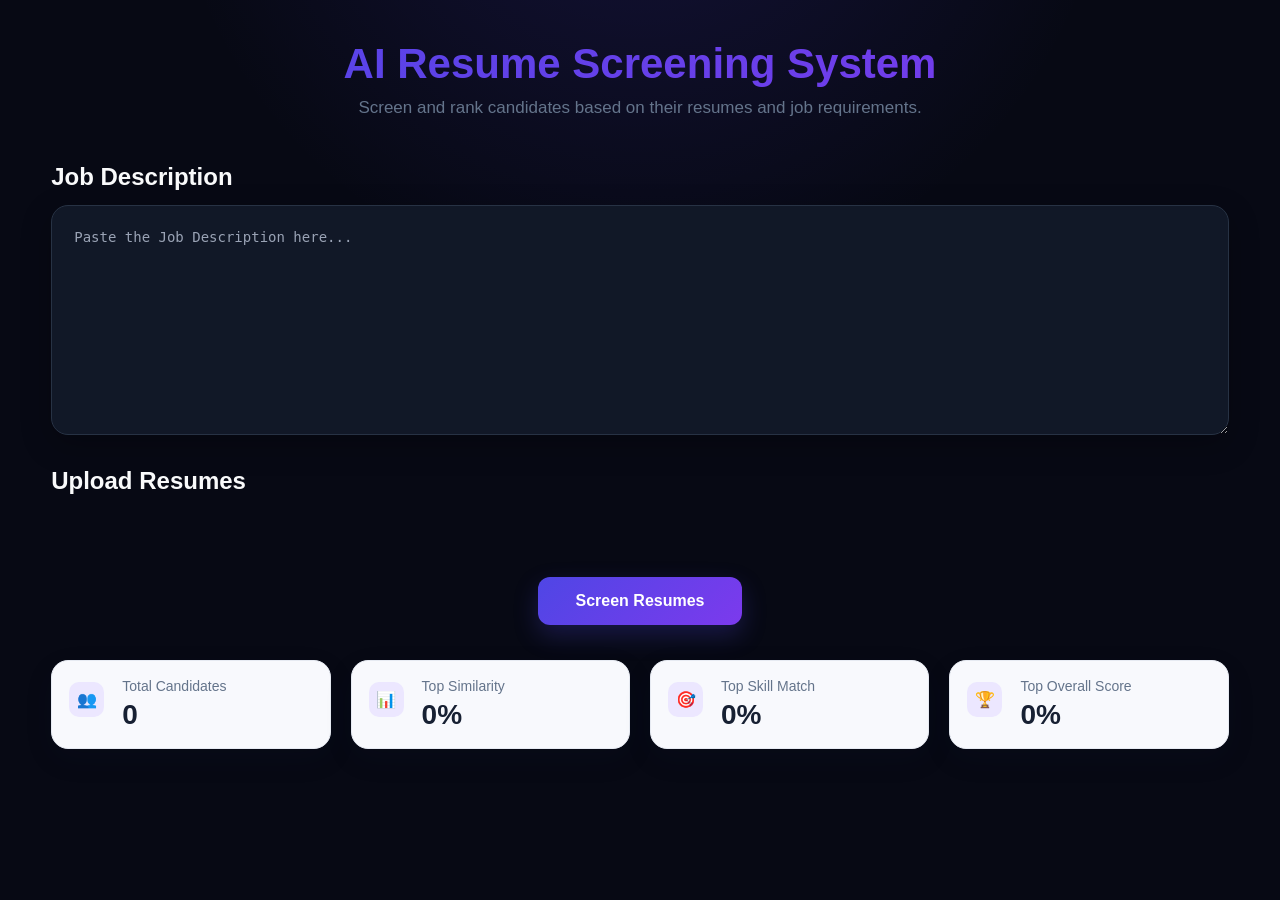
<file: frontend/index.html>
<!DOCTYPE html>
<html lang="en">

<head>

    <meta charset="UTF-8">

    <meta name="viewport"
          content="width=device-width, initial-scale=1.0">

    <title>AI Resume Screening System</title>

    <link rel="stylesheet" href="style.css">

</head>


<body>

    <div class="container">

        <!-- ========================================= -->
        <!-- HEADER -->
        <!-- ========================================= -->

        <h1>
            AI Resume Screening System
        </h1>

        <p>
            Screen and rank candidates based on their
            resumes and job requirements.
        </p>


        <!-- ========================================= -->
        <!-- JOB DESCRIPTION -->
        <!-- ========================================= -->

        <h2>
            Job Description
        </h2>

        <textarea
            id="jobDescription"
            placeholder="Paste the Job Description here..."
        ></textarea>


        <!-- ========================================= -->
        <!-- RESUME UPLOAD -->
        <!-- ========================================= -->

        <h2>
            Upload Resumes
        </h2>

        <input
            type="file"
            id="resumeFiles"
            accept=".pdf"
            multiple
        >

        <br>
        <br>


        <!-- ========================================= -->
        <!-- SCREEN BUTTON -->
        <!-- ========================================= -->

        <button id="screenButton">
            Screen Resumes
        </button>


        <!-- ========================================= -->
        <!-- SCORE CARDS -->
        <!-- ========================================= -->

        <div class="score-cards">


            <!-- TOTAL CANDIDATES -->

            <div class="score-card">

                <div class="score-icon">
                    👥
                </div>

                <div>

                    <p>
                        Total Candidates
                    </p>

                    <h3 id="totalCandidates">
                        0
                    </h3>

                </div>

            </div>


            <!-- TOP SIMILARITY -->

            <div class="score-card">

                <div class="score-icon">
                    📊
                </div>

                <div>

                    <p>
                        Top Similarity
                    </p>

                    <h3 id="topSimilarity">
                        0%
                    </h3>

                </div>

            </div>


            <!-- TOP SKILL MATCH -->

            <div class="score-card">

                <div class="score-icon">
                    🎯
                </div>

                <div>

                    <p>
                        Top Skill Match
                    </p>

                    <h3 id="topSkillMatch">
                        0%
                    </h3>

                </div>

            </div>


            <!-- TOP OVERALL -->

            <div class="score-card">

                <div class="score-icon">
                    🏆
                </div>

                <div>

                    <p>
                        Top Overall Score
                    </p>

                    <h3 id="topOverall">
                        0%
                    </h3>

                </div>

            </div>

        </div>


        <!-- ========================================= -->
        <!-- CANDIDATE RESULTS -->
        <!-- ========================================= -->

        <div id="results"
             class="results-container">

        </div>


    </div>


    <!-- ============================================= -->
    <!-- JAVASCRIPT -->
    <!-- ============================================= -->

    <script src="script.js"></script>

</body>

</html>
</file>
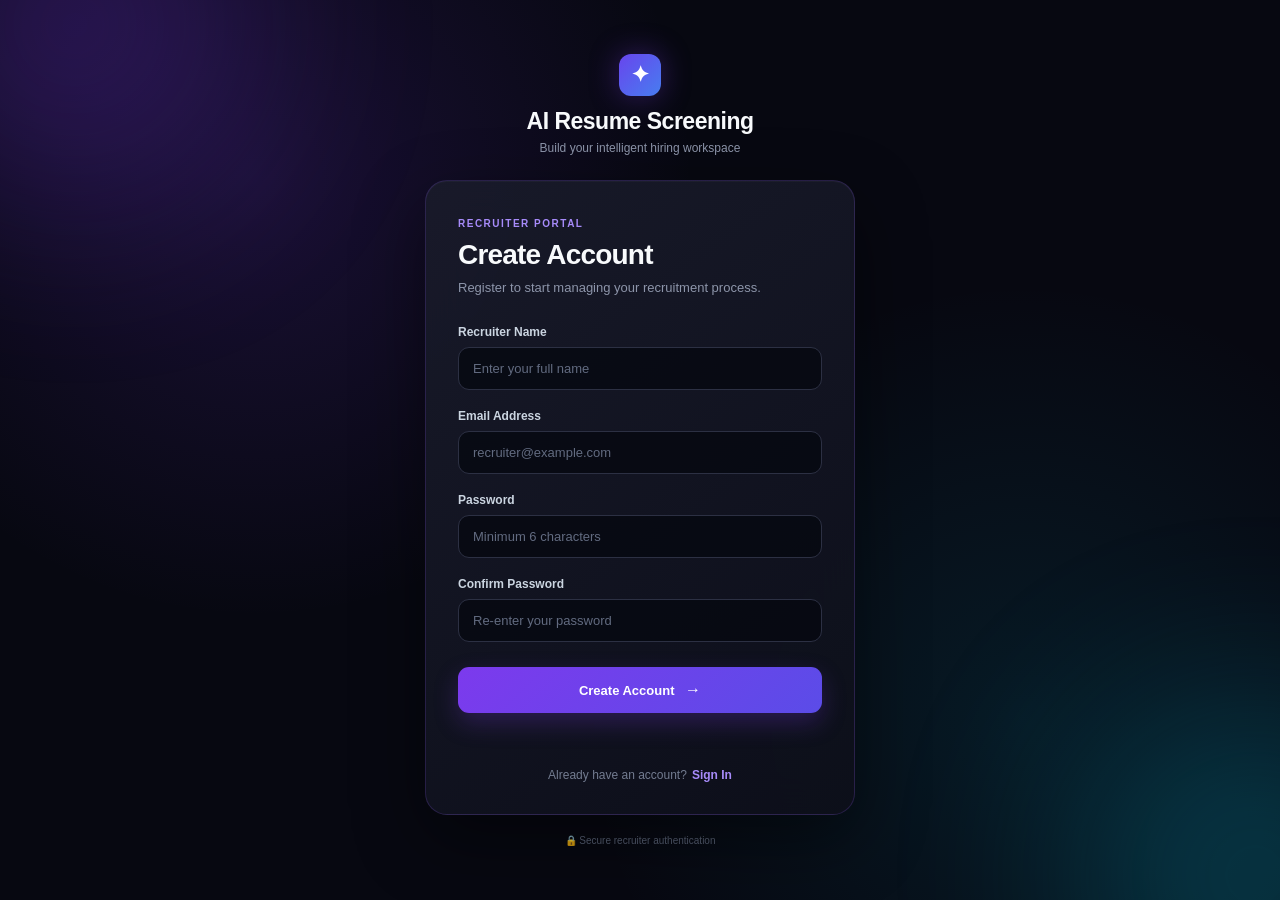
<file: frontend/register.html>
<!DOCTYPE html>
<html lang="en">

<head>

    <meta charset="UTF-8">

    <meta name="viewport"
          content="width=device-width, initial-scale=1.0">

    <title>Recruiter Registration | AI Resume Screening</title>

    <link rel="stylesheet" href="auth.css">

</head>


<body>

    <div class="background-glow glow-one"></div>
    <div class="background-glow glow-two"></div>


    <div class="auth-container">

        <!-- BRAND -->

        <div class="brand">

            <div class="brand-icon">
                ✦
            </div>

            <h1>
                AI Resume Screening
            </h1>

            <p>
                Build your intelligent hiring workspace
            </p>

        </div>


        <!-- REGISTER CARD -->

        <div class="auth-card">

            <div class="card-header">

                <span class="small-label">
                    RECRUITER PORTAL
                </span>

                <h2>
                    Create Account
                </h2>

                <p>
                    Register to start managing your recruitment process.
                </p>

            </div>


            <form id="registerForm">


                <!-- NAME -->

                <div class="input-group">

                    <label for="name">
                        Recruiter Name
                    </label>

                    <input
                        type="text"
                        id="name"
                        placeholder="Enter your full name"
                        required
                    >

                </div>


                <!-- EMAIL -->

                <div class="input-group">

                    <label for="email">
                        Email Address
                    </label>

                    <input
                        type="email"
                        id="email"
                        placeholder="recruiter@example.com"
                        required
                    >

                </div>


                <!-- PASSWORD -->

                <div class="input-group">

                    <label for="password">
                        Password
                    </label>

                    <input
                        type="password"
                        id="password"
                        placeholder="Minimum 6 characters"
                        minlength="6"
                        required
                    >

                </div>


                <!-- CONFIRM PASSWORD -->

                <div class="input-group">

                    <label for="confirmPassword">
                        Confirm Password
                    </label>

                    <input
                        type="password"
                        id="confirmPassword"
                        placeholder="Re-enter your password"
                        minlength="6"
                        required
                    >

                </div>


                <!-- BUTTON -->

                <button
                    type="submit"
                    class="auth-button"
                    id="registerButton"
                >

                    Create Account

                    <span>→</span>

                </button>


                <!-- MESSAGE -->

                <div
                    id="registerMessage"
                    class="auth-message"
                ></div>


            </form>


            <!-- LOGIN LINK -->

            <div class="auth-footer">

                <span>
                    Already have an account?
                </span>

                <a href="/login.html">
                    Sign In
                </a>

            </div>

        </div>


        <!-- SECURITY -->

        <div class="security-note">

            🔒 Secure recruiter authentication

        </div>

    </div>


    <script src="register.js"></script>

</body>

</html>
</file>
<file: frontend/style.css>
/* =====================================================
   GLOBAL
===================================================== */

* {
    box-sizing: border-box;
    margin: 0;
    padding: 0;
}

body {
    font-family: "Segoe UI", Arial, sans-serif;
    background: #f4f7fc;
    color: #172033;
    min-height: 100vh;
}

.container {
    width: 92%;
    max-width: 1400px;
    margin: 0 auto;
    padding: 40px 0 70px;
}


/* =====================================================
   HEADER
===================================================== */

h1 {
    text-align: center;
    font-size: 42px;
    font-weight: 800;
    margin-bottom: 10px;
    background: linear-gradient(
        90deg,
        #4f46e5,
        #7c3aed
    );
    background-clip: text;
    background-clip: text;
    -webkit-background-clip: text;
    background-clip: text;
    -webkit-text-fill-color: transparent;
}

.container > p {
    text-align: center;
    color: #64748b;
    font-size: 17px;
    margin-bottom: 45px;
}


/* =====================================================
   SECTION HEADINGS
===================================================== */

h2 {
    font-size: 24px;
    margin: 28px 0 14px;
    color: #172033;
}


/* =====================================================
   JOB DESCRIPTION
===================================================== */

#jobDescription {
    width: 100%;
    min-height: 230px;
    padding: 20px;

    border: 1px solid #d8deeb;
    border-radius: 16px;

    background: white;

    font-size: 15px;
    line-height: 1.6;

    resize: vertical;

    outline: none;

    transition:
        border-color 0.25s ease,
        box-shadow 0.25s ease;
}

#jobDescription:focus {
    border-color: #6366f1;

    box-shadow:
        0 0 0 4px rgba(99, 102, 241, 0.12);
}


/* =====================================================
   FILE UPLOAD
===================================================== */

#resumeFiles {
    width: 100%;
    padding: 25px;

    background: white;

    border: 2px dashed #aab4c7;
    border-radius: 16px;

    cursor: pointer;

    transition:
        border-color 0.25s ease,
        background 0.25s ease;
}

#resumeFiles:hover {
    border-color: #6366f1;
    background: #fafaff;
}


/* =====================================================
   SCREEN BUTTON
===================================================== */

#screenButton {
    display: block;

    margin: 32px auto;

    padding: 15px 38px;

    border: none;
    border-radius: 12px;

    background: linear-gradient(
        135deg,
        #4f46e5,
        #7c3aed
    );

    color: white;

    font-size: 16px;
    font-weight: 700;

    cursor: pointer;

    box-shadow:
        0 10px 25px rgba(79, 70, 229, 0.25);

    transition:
        transform 0.2s ease,
        box-shadow 0.2s ease,
        opacity 0.2s ease;
}

#screenButton:hover {
    transform: translateY(-2px);

    box-shadow:
        0 15px 30px rgba(79, 70, 229, 0.35);
}

#screenButton:active {
    transform: translateY(0);
}

#screenButton:disabled {
    opacity: 0.65;
    cursor: not-allowed;
}


/* =====================================================
   SCORE CARDS
===================================================== */

.score-cards {
    display: grid;

    grid-template-columns:
        repeat(4, 1fr);

    gap: 20px;

    margin: 35px 0 45px;
}

.score-card {
    background: white;

    border-radius: 18px;

    padding: 25px;

    display: flex;
    align-items: center;

    gap: 18px;

    box-shadow:
        0 10px 30px rgba(30, 41, 59, 0.08);

    border: 1px solid #edf0f6;

    transition:
        transform 0.25s ease,
        box-shadow 0.25s ease;
}

.score-card:hover {
    transform: translateY(-5px);

    box-shadow:
        0 18px 35px rgba(30, 41, 59, 0.13);
}

.score-icon {
    width: 58px;
    height: 58px;

    display: flex;
    align-items: center;
    justify-content: center;

    background: #f0efff;

    border-radius: 14px;

    font-size: 28px;
}

.score-card p {
    color: #64748b;
    font-size: 14px;
    margin-bottom: 5px;
}

.score-card h3 {
    font-size: 28px;
    color: #172033;
}


/* =====================================================
   RESULTS HEADER
===================================================== */

.results-container {
    margin-top: 20px;
}

.results-heading {
    font-size: 28px;

    margin-bottom: 20px;

    color: #172033;
}


/* =====================================================
   SEARCH + FILTER
===================================================== */

.results-toolbar {
    display: flex;

    gap: 15px;

    margin-bottom: 25px;
}

#candidateSearch,
#recommendationFilter {
    border: 1px solid #d8deeb;

    background: white;

    border-radius: 12px;

    padding: 13px 16px;

    font-size: 14px;

    outline: none;
}

#candidateSearch {
    flex: 1;
}

#candidateSearch:focus,
#recommendationFilter:focus {
    border-color: #6366f1;

    box-shadow:
        0 0 0 3px rgba(99, 102, 241, 0.1);
}


/* =====================================================
   CANDIDATE CARD
===================================================== */

.candidate-card {
    position: relative;

    background: white;

    border-radius: 20px;

    padding: 28px;

    margin-bottom: 22px;

    border: 1px solid #e8ecf4;

    box-shadow:
        0 10px 30px rgba(30, 41, 59, 0.07);

    overflow: hidden;

    animation:
        candidateFadeIn 0.6s ease forwards;

    opacity: 0;

    transition:
        transform 0.25s ease,
        box-shadow 0.25s ease;
}

.candidate-card:hover {
    transform: translateY(-4px);

    box-shadow:
        0 18px 40px rgba(30, 41, 59, 0.12);
}


/* =====================================================
   FADE IN ANIMATION
===================================================== */

@keyframes candidateFadeIn {

    from {
        opacity: 0;
        transform: translateY(25px);
    }

    to {
        opacity: 1;
        transform: translateY(0);
    }
}


/* =====================================================
   CANDIDATE HEADER
===================================================== */

.candidate-header {
    display: flex;

    justify-content: space-between;
    align-items: flex-start;

    gap: 20px;

    margin-bottom: 25px;
}

.candidate-rank {
    display: inline-flex;

    align-items: center;
    justify-content: center;

    width: 38px;
    height: 38px;

    border-radius: 50%;

    background: #eef2ff;

    color: #4f46e5;

    font-weight: 800;

    margin-bottom: 8px;
}

.candidate-header h3 {
    font-size: 22px;

    color: #172033;
}


/* =====================================================
   RECOMMENDATION BADGES
===================================================== */

.recommendation-badge {
    display: inline-flex;

    align-items: center;

    padding: 8px 15px;

    border-radius: 999px;

    font-size: 13px;

    font-weight: 700;

    white-space: nowrap;
}


/* GREEN */

.badge-recommended {
    color: #15803d;

    background: #dcfce7;

    border: 1px solid #bbf7d0;
}

.badge-recommended::before {
    content: "✓";
    margin-right: 6px;
}


/* YELLOW */

.badge-consider {
    color: #b45309;

    background: #fef3c7;

    border: 1px solid #fde68a;
}

.badge-consider::before {
    content: "●";
    margin-right: 6px;
}


/* RED */

.badge-low {
    color: #dc2626;

    background: #fee2e2;

    border: 1px solid #fecaca;
}

.badge-low::before {
    content: "!";
    margin-right: 6px;
}


/* =====================================================
   SCORE GRID
===================================================== */

.score-grid {
    display: grid;

    grid-template-columns:
        repeat(3, 1fr);

    gap: 15px;

    margin-bottom: 28px;
}

.candidate-score {
    padding: 18px;

    background: #f8fafc;

    border-radius: 14px;

    border: 1px solid #edf0f6;
}

.candidate-score span {
    display: block;

    color: #64748b;

    font-size: 13px;

    margin-bottom: 8px;
}

.candidate-score strong {
    display: block;

    font-size: 24px;

    color: #312e81;
}


/* =====================================================
   SCORE PROGRESS
===================================================== */

.score-progress {
    width: 100%;

    height: 8px;

    margin-top: 10px;

    background: #e8edf5;

    border-radius: 20px;

    overflow: hidden;
}

.score-progress-bar {
    height: 100%;

    border-radius: 20px;

    background: linear-gradient(
        90deg,
        #6366f1,
        #8b5cf6
    );

    width: 0;

    animation:
        progressAnimation 1s ease forwards;
}

@keyframes progressAnimation {

    from {
        width: 0;
    }

}


/* =====================================================
   SKILLS
===================================================== */

.skills-section {
    margin-top: 20px;
}

.skills-section h4 {
    font-size: 14px;

    color: #334155;

    margin-bottom: 12px;
}

.skills-list {
    display: flex;

    flex-wrap: wrap;

    gap: 8px;
}

.skill {
    display: inline-flex;

    align-items: center;

    padding: 7px 11px;

    border-radius: 8px;

    font-size: 12px;

    font-weight: 600;
}


/* MATCHED */

.skill.matched {
    color: #166534;

    background: #dcfce7;

    border: 1px solid #bbf7d0;
}

.skill.matched::before {
    content: "✓";

    margin-right: 5px;
}


/* MISSING */

.skill.missing {
    color: #b91c1c;

    background: #fee2e2;

    border: 1px solid #fecaca;
}

.skill.missing::before {
    content: "×";

    margin-right: 5px;
}


/* NONE */

.no-skills {
    color: #94a3b8;

    font-size: 13px;
}


/* =====================================================
   NO RESULTS
===================================================== */

.no-results {
    text-align: center;

    background: white;

    border-radius: 16px;

    padding: 40px;

    color: #64748b;

    border: 1px solid #e8ecf4;
}


/* =====================================================
   MOBILE RESPONSIVE
===================================================== */

@media (max-width: 1000px) {

    .score-cards {
        grid-template-columns:
            repeat(2, 1fr);
    }

}


@media (max-width: 700px) {

    .container {
        width: 94%;

        padding-top: 25px;
    }


    h1 {
        font-size: 30px;
    }


    .container > p {
        font-size: 14px;

        margin-bottom: 30px;
    }


    h2 {
        font-size: 20px;
    }


    .score-cards {
        grid-template-columns: 1fr;

        gap: 14px;
    }


    .score-card {
        padding: 20px;
    }


    .candidate-header {
        flex-direction: column;
    }


    .recommendation-badge {
        align-self: flex-start;
    }


    .score-grid {
        grid-template-columns: 1fr;
    }


    .results-toolbar {
        flex-direction: column;
    }


    #candidateSearch,
    #recommendationFilter {
        width: 100%;
    }


    .candidate-card {
        padding: 20px;
    }

}


@media (max-width: 450px) {

    h1 {
        font-size: 26px;
    }


    #screenButton {
        width: 100%;
    }


    #jobDescription {
        min-height: 200px;
    }


    .candidate-header h3 {
        font-size: 19px;
    }


    .candidate-score strong {
        font-size: 21px;
    }

}
/* =========================================
   PREMIUM JOB DESCRIPTION + UPLOAD SECTIONS
   ========================================= */

.section-block {
    margin-top: 32px;
}


/* ---------- SECTION HEADER ---------- */

.section-title {
    display: flex;
    align-items: center;
    gap: 14px;
    margin-bottom: 14px;
}

.section-icon {
    width: 46px;
    height: 46px;

    display: flex;
    align-items: center;
    justify-content: center;

    border-radius: 14px;

    background: linear-gradient(
        135deg,
        #eef2ff,
        #e9e3ff
    );

    font-size: 21px;

    box-shadow:
        0 8px 20px rgba(79, 70, 229, 0.12);

    border: 1px solid rgba(99, 102, 241, 0.12);
}

.section-title h2 {
    margin: 0;

    font-size: 21px;

    font-weight: 750;

    color: #182033;

    letter-spacing: -0.3px;
}

.section-title p {
    margin: 4px 0 0;

    font-size: 12px;

    color: #7b8498;
}


/* =========================================
   JOB DESCRIPTION
   ========================================= */

#jobDescription {
    width: 100%;

    min-height: 230px;

    box-sizing: border-box;

    padding: 20px 22px;

    border-radius: 17px;

    border: 1px solid #dce2ef;

    background:
        linear-gradient(
            180deg,
            #ffffff 0%,
            #fcfcff 100%
        );

    color: #263247;

    font-size: 14px;

    line-height: 1.65;

    outline: none;

    resize: vertical;

    box-shadow:
        0 8px 25px rgba(15, 23, 42, 0.055);

    transition:
        border-color 0.25s ease,
        box-shadow 0.25s ease,
        transform 0.25s ease;
}

#jobDescription::placeholder {
    color: #9aa3b5;
}

#jobDescription:hover {
    border-color: #c5cce0;

    box-shadow:
        0 10px 28px rgba(15, 23, 42, 0.07);
}

#jobDescription:focus {
    border-color: #6d5dfc;

    box-shadow:
        0 0 0 4px rgba(99, 102, 241, 0.10),
        0 12px 30px rgba(15, 23, 42, 0.08);

    transform: translateY(-1px);
}


/* =========================================
   RESUME UPLOAD
   ========================================= */

.resume-upload-box {
    position: relative;

    width: 100%;

    min-height: 205px;

    box-sizing: border-box;

    display: flex;

    flex-direction: column;

    align-items: center;

    justify-content: center;

    text-align: center;

    padding: 30px;

    border-radius: 18px;

    border: 2px dashed #c8cfdf;

    background:
        radial-gradient(
            circle at center,
            rgba(99, 102, 241, 0.035),
            transparent 65%
        ),
        #ffffff;

    cursor: pointer;

    overflow: hidden;

    transition:
        border-color 0.3s ease,
        background 0.3s ease,
        transform 0.3s ease,
        box-shadow 0.3s ease;
}


/* Decorative glow */

.resume-upload-box::before {
    content: "";

    position: absolute;

    width: 180px;
    height: 180px;

    border-radius: 50%;

    background:
        rgba(99, 102, 241, 0.06);

    top: -100px;
    right: -70px;

    pointer-events: none;
}

.resume-upload-box::after {
    content: "";

    position: absolute;

    width: 140px;
    height: 140px;

    border-radius: 50%;

    background:
        rgba(139, 92, 246, 0.045);

    bottom: -90px;
    left: -60px;

    pointer-events: none;
}


/* Hover */

.resume-upload-box:hover {
    border-color: #6658e8;

    background:
        radial-gradient(
            circle at center,
            rgba(99, 102, 241, 0.055),
            #ffffff 70%
        );

    transform: translateY(-3px);

    box-shadow:
        0 14px 35px rgba(79, 70, 229, 0.10);
}


/* =========================================
   UPLOAD ICON
   ========================================= */

.upload-symbol {
    width: 58px;
    height: 58px;

    display: flex;

    align-items: center;
    justify-content: center;

    margin-bottom: 12px;

    border-radius: 17px;

    background:
        linear-gradient(
            135deg,
            #eeeeff,
            #e7e1ff
        );

    color: #5846dc;

    font-size: 27px;

    font-weight: 800;

    border: 1px solid rgba(99, 102, 241, 0.12);

    box-shadow:
        0 8px 18px rgba(79, 70, 229, 0.12);

    transition:
        transform 0.3s ease,
        box-shadow 0.3s ease;
}

.resume-upload-box:hover .upload-symbol {
    transform:
        translateY(-5px)
        scale(1.04);

    box-shadow:
        0 12px 24px rgba(79, 70, 229, 0.18);
}


/* =========================================
   UPLOAD TEXT
   ========================================= */

.resume-upload-box h3 {
    margin: 0;

    color: #202a3d;

    font-size: 17px;

    font-weight: 750;
}

.resume-upload-box p {
    margin: 6px 0 15px;

    color: #7b8498;

    font-size: 12px;
}


/* =========================================
   CHOOSE FILE BUTTON
   ========================================= */

.upload-action {
    display: inline-flex;

    align-items: center;

    justify-content: center;

    padding: 9px 18px;

    border-radius: 10px;

    background:
        linear-gradient(
            135deg,
            #5b4ce8,
            #704ee8
        );

    color: white;

    font-size: 12px;

    font-weight: 700;

    box-shadow:
        0 7px 18px rgba(79, 70, 229, 0.20);

    transition:
        transform 0.2s ease,
        box-shadow 0.2s ease;
}

.resume-upload-box:hover .upload-action {
    transform: translateY(-2px);

    box-shadow:
        0 10px 23px rgba(79, 70, 229, 0.28);
}


/* =========================================
   FILE INFORMATION
   ========================================= */

.file-info {
    margin-top: 10px;

    color: #737d91;

    font-size: 11px;

    font-weight: 600;
}


/* =========================================
   MOBILE
   ========================================= */

@media (max-width: 768px) {

    .section-block {
        margin-top: 25px;
    }

    .section-icon {
        width: 42px;
        height: 42px;

        font-size: 19px;
    }

    .section-title h2 {
        font-size: 19px;
    }

    #jobDescription {
        min-height: 200px;

        padding: 16px;

        font-size: 13px;
    }

    .resume-upload-box {
        min-height: 190px;

        padding: 22px;
    }

    .upload-symbol {
        width: 52px;
        height: 52px;

        font-size: 24px;
    }

}
/* =========================================================
   SCREENING RESULT SECTION
   ========================================================= */

.results-section {
    margin-top: 45px;
    padding-bottom: 60px;
}


/* =========================================================
   RESULTS HEADING
   ========================================================= */

.results-heading {
    display: flex;
    align-items: flex-end;
    justify-content: space-between;
    gap: 20px;
    margin-bottom: 22px;
}


.section-label {
    display: inline-block;

    color: #6c45ed;

    font-size: 11px;
    font-weight: 800;

    letter-spacing: 1.8px;

    margin-bottom: 7px;
}


.results-heading h2 {
    margin: 0;

    color: #172033;

    font-size: 30px;
    font-weight: 800;
}


.results-heading p {
    margin: 7px 0 0;

    color: #6b7890;

    font-size: 14px;
}


.results-count {
    padding: 10px 16px;

    border-radius: 999px;

    background: rgba(108, 69, 237, 0.10);

    color: #6c45ed;

    font-size: 13px;
    font-weight: 800;

    white-space: nowrap;
}


/* =========================================================
   RESULTS CONTAINER
   ========================================================= */

.results-container {
    display: flex;

    flex-direction: column;

    gap: 18px;
}


/* =========================================================
   CANDIDATE CARD
   ========================================================= */

.candidate-card {
    position: relative;

    background: #ffffff;

    border: 1px solid #e1e7f1;

    border-radius: 24px;

    padding: 25px;

    box-shadow:
        0 12px 35px rgba(
            30,
            45,
            75,
            0.07
        );

    transition:
        transform 0.25s ease,
        box-shadow 0.25s ease,
        border-color 0.25s ease;

    overflow: hidden;
}


.candidate-card::before {
    content: "";

    position: absolute;

    left: 0;
    top: 0;
    bottom: 0;

    width: 4px;

    background:
        linear-gradient(
            180deg,
            #713bf1,
            #4384ef
        );
}


.candidate-card:hover {
    transform: translateY(-4px);

    border-color:
        rgba(
            108,
            69,
            237,
            0.28
        );

    box-shadow:
        0 18px 45px rgba(
            30,
            45,
            75,
            0.12
        );
}


/* =========================================================
   TOP AREA
   ========================================================= */

.candidate-top {
    display: flex;

    align-items: flex-start;

    justify-content: space-between;

    gap: 20px;

    margin-bottom: 23px;
}


.candidate-main {
    display: flex;

    align-items: center;

    gap: 15px;
}


.candidate-avatar {
    width: 54px;
    height: 54px;

    flex-shrink: 0;

    display: flex;

    align-items: center;
    justify-content: center;

    border-radius: 16px;

    background:
        linear-gradient(
            135deg,
            #713bf1,
            #4384ef
        );

    color: white;

    font-size: 20px;

    font-weight: 900;

    box-shadow:
        0 8px 20px rgba(
            108,
            69,
            237,
            0.25
        );
}


.candidate-name {
    margin: 0;

    color: #172033;

    font-size: 18px;

    font-weight: 800;
}


.candidate-rank {
    margin-top: 5px;

    color: #7a879d;

    font-size: 12px;

    font-weight: 600;
}


/* =========================================================
   STATUS BADGES
   ========================================================= */

.match-status {
    padding: 8px 13px;

    border-radius: 999px;

    font-size: 11px;

    font-weight: 800;

    white-space: nowrap;
}


.status-recommended {
    color: #10895a;

    background: #e7f8ef;
}


.status-consider {
    color: #a86d00;

    background: #fff4d8;
}


.status-low {
    color: #d13e4c;

    background: #ffeaed;
}


/* =========================================================
   SCORE GRID
   ========================================================= */

.score-grid {
    display: grid;

    grid-template-columns:
        repeat(
            3,
            minmax(
                0,
                1fr
            )
        );

    gap: 14px;

    margin-bottom: 20px;
}


.score-card {
    padding: 17px;

    background: #f8f9fd;

    border:
        1px solid #e6eaf2;

    border-radius: 17px;
}


.score-card-top {
    display: flex;

    align-items: center;

    justify-content: space-between;

    gap: 10px;
}


.score-title {
    color: #68758b;

    font-size: 12px;

    font-weight: 600;
}


.score-value {
    color: #172033;

    font-size: 21px;

    font-weight: 900;
}


/* =========================================================
   SCORE PROGRESS BAR
   ========================================================= */

.score-bar {
    width: 100%;

    height: 7px;

    margin-top: 11px;

    overflow: hidden;

    border-radius: 999px;

    background: #e4e8f0;
}


.score-progress {
    height: 100%;

    width: 0%;

    border-radius: inherit;

    background:
        linear-gradient(
            90deg,
            #713bf1,
            #4384ef
        );

    transition:
        width 0.8s ease;
}


/* =========================================================
   SKILLS
   ========================================================= */

.skills-grid {
    display: grid;

    grid-template-columns:
        repeat(
            2,
            minmax(
                0,
                1fr
            )
        );

    gap: 14px;
}


.skills-box {
    padding: 17px;

    border:
        1px solid #e5e9f1;

    border-radius: 17px;

    background: #fafbfe;
}


.skills-title {
    display: flex;

    align-items: center;

    gap: 7px;

    margin-bottom: 12px;

    font-size: 11px;

    font-weight: 800;

    letter-spacing: 0.8px;

    text-transform: uppercase;
}


.matched-title {
    color: #119261;
}


.missing-title {
    color: #d74755;
}


/* =========================================================
   SKILL CHIPS
   ========================================================= */

.skill-chips {
    display: flex;

    flex-wrap: wrap;

    gap: 7px;
}


.skill-chip {
    display: inline-flex;

    align-items: center;

    padding:
        6px 9px;

    border-radius: 8px;

    font-size: 11px;

    font-weight: 700;
}


.matched-chip {
    color: #11885a;

    background: #e7f8ef;

    border:
        1px solid #c8efdc;
}


.missing-chip {
    color: #d04452;

    background: #ffebee;

    border:
        1px solid #ffd1d7;
}


/* =========================================================
   EMPTY SKILLS
   ========================================================= */

.no-skills {
    color: #98a2b3;

    font-size: 12px;

    font-style: italic;
}


/* =========================================================
   DARK MODE
   ========================================================= */

body.dark-mode .candidate-card {
    background: #111522;

    border-color: #272d40;

    box-shadow:
        0 15px 45px
        rgba(
            0,
            0,
            0,
            0.28
        );
}


body.dark-mode .candidate-name,
body.dark-mode .score-value,
body.dark-mode .results-heading h2 {
    color: #f5f7ff;
}


body.dark-mode .score-card,
body.dark-mode .skills-box {
    background: #171b2a;

    border-color: #292f42;
}


body.dark-mode .score-bar {
    background: #292f42;
}


body.dark-mode .results-heading p,
body.dark-mode .candidate-rank,
body.dark-mode .score-title {
    color: #9ca7bb;
}


/* =========================================================
   RESPONSIVE
   ========================================================= */

@media (max-width: 800px) {

    .results-heading {
        align-items: flex-start;

        flex-direction: column;
    }


    .score-grid {
        grid-template-columns: 1fr;
    }


    .skills-grid {
        grid-template-columns: 1fr;
    }


    .candidate-top {
        flex-direction: column;
    }

}
/* =========================================================
   BEAUTIFUL AI SCREENING RESULT CARDS
   ========================================================= */

.results-header {
    display: flex;
    align-items: center;
    justify-content: space-between;
    margin: 35px 0 20px;
}

.results-label {
    display: inline-block;
    color: #7047e8;
    font-size: 11px;
    font-weight: 800;
    letter-spacing: 2px;
    margin-bottom: 6px;
}

.results-header h2 {
    margin: 0;
    color: #172033;
    font-size: 28px;
    font-weight: 800;
}

.results-header p {
    margin: 6px 0 0;
    color: #7d899d;
    font-size: 14px;
}

.results-count {
    padding: 10px 16px;
    border-radius: 999px;
    background: #eee9ff;
    color: #6840df;
    font-size: 12px;
    font-weight: 800;
}


/* =========================================================
   CANDIDATE CARD
   ========================================================= */

.candidate-card {
    position: relative;

    background: #ffffff;

    border: 1px solid #e1e6f0;

    border-radius: 22px;

    padding: 28px;

    margin-bottom: 22px;

    overflow: hidden;

    box-shadow:
        0 10px 35px rgba(32, 45, 75, 0.08);

    transition:
        transform 0.25s ease,
        box-shadow 0.25s ease,
        border-color 0.25s ease;
}

.candidate-card::before {
    content: "";

    position: absolute;

    left: 0;
    top: 0;
    bottom: 0;

    width: 5px;

    background:
        linear-gradient(
            180deg,
            #713bf1,
            #4285f4
        );
}

.candidate-card:hover {
    transform: translateY(-4px);

    border-color: #cfc4ff;

    box-shadow:
        0 18px 45px rgba(32, 45, 75, 0.13);
}


/* =========================================================
   CANDIDATE HEADER
   ========================================================= */

.candidate-header {
    display: flex;

    align-items: flex-start;

    justify-content: space-between;

    gap: 20px;

    margin-bottom: 24px;
}

.candidate-identity {
    display: flex;

    align-items: center;

    gap: 15px;
}

.candidate-avatar {
    width: 56px;
    height: 56px;

    flex-shrink: 0;

    display: flex;

    align-items: center;
    justify-content: center;

    border-radius: 17px;

    color: #ffffff;

    font-size: 20px;

    font-weight: 900;

    background:
        linear-gradient(
            135deg,
            #713bf1,
            #4285f4
        );

    box-shadow:
        0 8px 20px rgba(108, 63, 240, 0.25);
}

.candidate-rank {
    color: #7047e8;

    font-size: 10px;

    font-weight: 900;

    letter-spacing: 1.5px;

    margin-bottom: 4px;
}

.candidate-identity h3 {
    margin: 0;

    color: #172033;

    font-size: 19px;

    font-weight: 800;
}

.candidate-subtitle {
    margin: 4px 0 0;

    color: #8b96a8;

    font-size: 12px;
}


/* =========================================================
   RECOMMENDATION BADGE
   ========================================================= */

.recommendation-badge {
    padding: 8px 14px;

    border-radius: 999px;

    font-size: 11px;

    font-weight: 800;

    white-space: nowrap;
}

.badge-recommended {
    color: #087c4d;

    background: #e3f8ed;
}

.badge-consider {
    color: #a76a00;

    background: #fff3d6;
}

.badge-low {
    color: #c83d4d;

    background: #ffe9ec;
}


/* =========================================================
   SCORE GRID
   ========================================================= */

.candidate-score-grid {
    display: grid;

    grid-template-columns:
        repeat(3, 1fr);

    gap: 15px;

    margin-bottom: 20px;
}

.candidate-score {
    padding: 18px;

    border: 1px solid #e4e8f0;

    border-radius: 17px;

    background: #f9faff;
}

.overall-score-card {
    background:
        linear-gradient(
            135deg,
            #f5f0ff,
            #f8faff
        );

    border-color: #ddd3ff;
}

.score-icon {
    width: 35px;
    height: 35px;

    display: flex;

    align-items: center;
    justify-content: center;

    margin-bottom: 11px;

    border-radius: 10px;

    color: #6941df;

    background: #ece7ff;

    font-size: 16px;

    font-weight: 900;
}

.score-content {
    display: flex;

    align-items: center;

    justify-content: space-between;

    gap: 10px;
}

.score-content span {
    color: #68758a;

    font-size: 12px;

    font-weight: 600;
}

.score-content strong {
    color: #172033;

    font-size: 18px;

    font-weight: 900;
}


/* =========================================================
   SCORE PROGRESS
   ========================================================= */

.score-progress {
    width: 100%;

    height: 7px;

    margin-top: 13px;

    border-radius: 999px;

    background: #e3e7ef;

    overflow: hidden;
}

.score-progress-bar {
    height: 100%;

    border-radius: 999px;

    background:
        linear-gradient(
            90deg,
            #713bf1,
            #4285f4
        );

    transition: width 0.7s ease;
}


/* =========================================================
   SKILLS
   ========================================================= */

.skills-grid {
    display: grid;

    grid-template-columns:
        repeat(2, 1fr);

    gap: 15px;
}

.skills-section {
    padding: 18px;

    border-radius: 17px;

    border: 1px solid #e4e8f0;

    background: #fafbfe;
}

.matched-section {
    background: #f7fdf9;

    border-color: #ccebd9;
}

.missing-section {
    background: #fff9fa;

    border-color: #ffd4d9;
}

.skills-section-header {
    display: flex;

    align-items: center;

    gap: 10px;

    margin-bottom: 14px;
}

.skills-section-icon {
    width: 32px;
    height: 32px;

    display: flex;

    align-items: center;
    justify-content: center;

    border-radius: 9px;

    font-weight: 900;
}

.matched-icon {
    color: #07834e;

    background: #def6e8;
}

.missing-icon {
    color: #d23e4d;

    background: #ffe1e6;
}

.skills-section-header h4 {
    margin: 0;

    color: #263249;

    font-size: 13px;

    font-weight: 800;
}

.skills-section-header span {
    display: block;

    margin-top: 3px;

    color: #8b96a8;

    font-size: 10px;
}


/* =========================================================
   SKILL CHIPS
   ========================================================= */

.skills-list {
    display: flex;

    flex-wrap: wrap;

    gap: 7px;
}

.skill-chip {
    display: inline-flex;

    align-items: center;

    gap: 5px;

    padding: 7px 10px;

    border-radius: 9px;

    font-size: 11px;

    font-weight: 700;
}

.matched-chip {
    color: #087d4d;

    background: #e1f7ea;

    border: 1px solid #c7ecd7;
}

.missing-chip {
    color: #c33c4b;

    background: #ffe8eb;

    border: 1px solid #ffd0d5;
}

.no-skills {
    color: #929baa;

    font-size: 11px;

    font-style: italic;
}


/* =========================================================
   CARD FOOTER
   ========================================================= */

.candidate-footer {
    display: flex;

    align-items: center;

    justify-content: space-between;

    margin-top: 18px;

    padding-top: 15px;

    border-top: 1px solid #edf0f5;

    color: #8b96a8;

    font-size: 10px;

    font-weight: 600;
}


/* =========================================================
   EMPTY RESULTS
   ========================================================= */

.empty-results {
    text-align: center;

    padding: 60px 20px;

    background: #ffffff;

    border: 1px dashed #d8deea;

    border-radius: 22px;
}

.empty-icon {
    width: 55px;
    height: 55px;

    display: flex;

    align-items: center;
    justify-content: center;

    margin: 0 auto 15px;

    border-radius: 16px;

    background: #eee9ff;

    color: #7047e8;

    font-size: 24px;
}

.empty-results h3 {
    margin: 0;

    color: #172033;

    font-size: 20px;
}

.empty-results p {
    margin-top: 7px;

    color: #8b96a8;

    font-size: 13px;
}


/* =========================================================
   MOBILE
   ========================================================= */

@media (max-width: 850px) {

    .candidate-score-grid {
        grid-template-columns: 1fr;
    }

    .skills-grid {
        grid-template-columns: 1fr;
    }

    .candidate-header {
        flex-direction: column;
    }

    .recommendation-badge {
        align-self: flex-start;
    }

    .results-header {
        flex-direction: column;

        align-items: flex-start;

        gap: 12px;
    }
}
/* =====================================================
   SCREENING NAVBAR
   ===================================================== */

.screening-navbar {
    width: min(1240px, calc(100% - 40px));
    margin: 18px auto 35px;

    min-height: 72px;

    display: flex;
    align-items: center;
    justify-content: space-between;

    padding: 0 22px;

    background: rgba(255, 255, 255, 0.96);

    border: 1px solid #e2e7f2;
    border-radius: 22px;

    box-shadow:
        0 12px 35px rgba(31, 41, 55, 0.08);

    box-sizing: border-box;
}


/* BRAND */

.nav-brand {
    display: flex;
    align-items: center;
    gap: 12px;

    text-decoration: none;
}

.brand-icon {
    width: 42px;
    height: 42px;

    display: flex;
    align-items: center;
    justify-content: center;

    border-radius: 12px;

    background: linear-gradient(
        135deg,
        #6845ed,
        #477df0
    );

    color: white;

    font-size: 22px;
    font-weight: 700;
}

.brand-name {
    color: #182238;

    font-size: 17px;
    font-weight: 800;
}

.brand-subtitle {
    color: #8290a8;

    font-size: 11px;
    margin-top: 2px;
}


/* NAV LINKS */

.nav-links {
    display: flex;
    align-items: center;
    gap: 8px;
}

.nav-links a {
    padding: 11px 16px;

    border-radius: 12px;

    color: #66738c;

    text-decoration: none;

    font-size: 14px;
    font-weight: 600;

    transition: 0.2s ease;
}

.nav-links a:hover {
    color: #5d43df;

    background: #f0edff;
}


/* RIGHT SIDE */

.nav-profile {
    display: flex;
    align-items: center;
    gap: 12px;
}

.theme-btn {
    width: 42px;
    height: 42px;

    border-radius: 50%;

    border: 1px solid #e1e6ef;

    background: white;

    cursor: pointer;

    font-size: 18px;

    color: #536079;
}


/* PROFILE */

.profile-link {
    display: flex;
    align-items: center;
    gap: 9px;

    text-decoration: none;

    padding: 6px 10px;

    border-radius: 15px;

    transition: 0.2s ease;
}

.profile-link:hover {
    background: #f3f1ff;
}

.profile-avatar {
    width: 38px;
    height: 38px;

    border-radius: 50%;

    display: flex;
    align-items: center;
    justify-content: center;

    background: linear-gradient(
        135deg,
        #6845ed,
        #477df0
    );

    color: white;

    font-weight: 700;

    overflow: hidden;
}

.profile-avatar img {
    width: 100%;
    height: 100%;

    object-fit: cover;
}

.profile-info {
    display: flex;
    flex-direction: column;
}

.profile-info strong {
    color: #182238;

    font-size: 13px;
}

.profile-info span {
    color: #8994a8;

    font-size: 10px;

    margin-top: 2px;
}


/* MOBILE */

@media (max-width: 900px) {

    .screening-navbar {
        width: calc(100% - 24px);

        padding: 12px 15px;

        flex-wrap: wrap;

        gap: 12px;
    }

    .nav-links {
        order: 3;

        width: 100%;

        justify-content: center;

        overflow-x: auto;
    }

    .nav-profile {
        margin-left: auto;
    }

}

@media (max-width: 600px) {

    .profile-info {
        display: none;
    }

    .nav-links a {
        padding: 9px 10px;

        font-size: 12px;
    }

    .brand-name {
        font-size: 15px;
    }

}
/* =========================================================
   AI ANALYSIS
========================================================= */

.ai-analysis-section {
    margin-top: 24px;
    padding: 22px;
    border-radius: 16px;
    background: #f8f9ff;
    border: 1px solid #e2e5f5;
}

.ai-analysis-header {
    margin-bottom: 16px;
}

.ai-analysis-header h4 {
    margin: 0;
    font-size: 20px;
    font-weight: 700;
}

.ai-analysis-content {
    line-height: 1.7;
    font-size: 15px;
    color: #374151;
}

.ai-analysis-content h5 {
    margin: 18px 0 8px;
    font-size: 16px;
    font-weight: 700;
}

.ai-analysis-content h5:first-child {
    margin-top: 0;
}

.ai-analysis-content strong {
    font-weight: 700;
}
/* =========================================================
   PREMIUM DARK THEME
========================================================= */

body {
    background: #080b14;
    color: #e5e7eb;
}

.ai-analysis-section,
.candidate-card,
.results-header,
.job-description,
.upload-section {
    background: #111827;
    border-color: #273244;
}

h1,
h2,
h3,
h4,
h5,
strong {
    color: #f9fafb;
}

p {
    color: #9ca3af;
}

.ai-analysis-content {
    color: #cbd5e1;
}

.ai-analysis-content h5 {
    color: #f3f4f6;
}

.ai-analysis-section {
    box-shadow: 0 10px 35px rgba(0, 0, 0, 0.25);
}

.ai-analysis-content strong {
    color: #ffffff;
}
/* =========================================================
   DARK THEME - MAIN PANELS
========================================================= */

nav,
.navbar,
header {
    background: #111827 !important;
    border-color: #273244 !important;
}

.job-description,
.job-description-container {
    background: #111827 !important;
    color: #cbd5e1 !important;
    border-color: #273244 !important;
}

.upload-section,
.upload-container,
.file-upload,
input[type="file"] {
    background: #111827 !important;
    color: #cbd5e1 !important;
    border-color: #39445a !important;
}

input[type="file"]::file-selector-button {
    background: #6366f1;
    color: white;
    border: none;
    padding: 8px 14px;
    border-radius: 8px;
    cursor: pointer;
}

input[type="file"]::file-selector-button:hover {
    background: #7c3aed;
}
.job-description-box {
    background: #111827 !important;
    color: #cbd5e1 !important;
    border: 1px solid #273244 !important;
    box-shadow: 0 10px 30px rgba(0, 0, 0, 0.25);
}

.job-description-box p {
    color: #cbd5e1 !important;
}
/* Job Description Dark Card */

#jobDescription {
    background: #111827 !important;
    color: #cbd5e1 !important;
    border: 1px solid #273244 !important;
    box-shadow: 0 10px 30px rgba(0, 0, 0, 0.25);
}
/* =========================================================
   AI RESUME SCREENING PAGE
   PREMIUM DARK UI
========================================================= */

.screening-navbar {
    width: min(860px, calc(100% - 40px));
    height: 56px;
    margin: 10px auto 0;

    display: flex;
    align-items: center;
    justify-content: space-between;

    padding: 0 14px;

    background: rgba(8, 12, 28, 0.92);
    border: 1px solid rgba(75, 78, 255, 0.35);
    border-radius: 14px;

    box-shadow:
        0 0 25px rgba(50, 50, 255, 0.08),
        inset 0 0 20px rgba(70, 70, 255, 0.025);

    backdrop-filter: blur(14px);
}


/* =========================================================
   BRAND
========================================================= */

.nav-brand {
    display: flex;
    align-items: center;
    gap: 9px;
}

.brand-icon {
    width: 30px;
    height: 30px;

    display: flex;
    align-items: center;
    justify-content: center;

    border-radius: 8px;

    background: linear-gradient(
        135deg,
        #6655ff,
        #9b3cff
    );

    color: white;
    font-size: 17px;

    box-shadow:
        0 0 18px rgba(100, 70, 255, 0.45);
}

.brand-name {
    color: #f4f4ff;
    font-size: 12px;
    font-weight: 600;
    line-height: 14px;
}

.brand-subtitle {
    color: #a7a9c5;
    font-size: 8px;
    line-height: 10px;
}


/* =========================================================
   NAV LINKS
========================================================= */

.nav-links {
    display: flex;
    align-items: center;
    gap: 28px;
}

.nav-links a {
    position: relative;

    color: #c8c9dc;
    text-decoration: none;

    font-size: 10px;
    font-weight: 500;

    padding: 19px 0;

    transition: 0.25s ease;
}

.nav-links a:hover {
    color: #ffffff;
}

.nav-links a:first-child {
    color: #ffffff;
}

.nav-links a:first-child::after {
    content: "";

    position: absolute;

    left: 0;
    right: 0;
    bottom: 7px;

    height: 2px;

    background: linear-gradient(
        90deg,
        #6655ff,
        #9b45ff
    );

    border-radius: 10px;

    box-shadow:
        0 0 10px rgba(105, 70, 255, 0.7);
}


/* =========================================================
   PROFILE
========================================================= */

.nav-profile {
    display: flex;
    align-items: center;
}

.profile-link {
    display: flex;
    align-items: center;
    gap: 7px;

    text-decoration: none;
}

.profile-avatar {
    width: 29px;
    height: 29px;

    display: flex;
    align-items: center;
    justify-content: center;

    border-radius: 50%;

    background: linear-gradient(
        135deg,
        #4e39df,
        #714cff
    );

    color: white;
    font-size: 11px;
    font-weight: 600;
}

.profile-info {
    display: flex;
    flex-direction: column;
}

.profile-info strong {
    color: #eeeeff;
    font-size: 9px;
    font-weight: 600;
}

.profile-info span {
    color: #898ba7;
    font-size: 7px;
    margin-top: 1px;
}


/* =========================================================
   MAIN CONTAINER
========================================================= */

.screening-container {
    width: min(824px, calc(100% - 40px));
    margin: 0 auto;

    padding: 18px 0 45px;
}


/* =========================================================
   HERO
========================================================= */

.screening-hero {
    text-align: center;
    padding: 5px 0 14px;
}

.hero-title-row {
    display: flex;
    justify-content: center;
    align-items: center;
    gap: 10px;
}

.screening-hero h1 {
    margin: 0;

    font-size: 27px;
    font-weight: 700;

    letter-spacing: -0.8px;

    background: linear-gradient(
        90deg,
        #5365ff,
        #a23cff
    );

    background-clip: text;
    -webkit-background-clip: text;
    background-clip: text;
    -webkit-text-fill-color: transparent;
}

.screening-hero p {
    margin: 5px 0 0;

    color: #a4a6bd;

    font-size: 11px;
}

.ai-powered-badge {
    padding: 5px 9px;

    border-radius: 20px;

    color: #8175ff;

    font-size: 8px;
    font-weight: 500;

    background: rgba(79, 64, 205, 0.13);

    border: 1px solid rgba(102, 83, 255, 0.2);
}


/* =========================================================
   FEATURES
========================================================= */

.screening-features {
    display: grid;
    grid-template-columns: repeat(4, 1fr);

    margin: 4px auto 15px;

    padding: 8px 10px;

    background: rgba(13, 17, 37, 0.8);

    border: 1px solid rgba(81, 86, 153, 0.25);

    border-radius: 10px;
}

.feature-item {
    display: flex;
    align-items: center;
    gap: 8px;

    padding: 2px 12px;

    border-right: 1px solid rgba(100, 100, 150, 0.12);
}

.feature-item:last-child {
    border-right: none;
}

.feature-icon {
    width: 25px;
    height: 25px;

    display: flex;
    align-items: center;
    justify-content: center;

    border-radius: 7px;

    background: rgba(75, 63, 200, 0.18);

    color: #7567ff;

    font-size: 12px;
}

.feature-item:nth-child(2) .feature-icon {
    color: #4e83ff;
    background: rgba(55, 90, 210, 0.16);
}

.feature-item:nth-child(3) .feature-icon {
    color: #27dba0;
    background: rgba(20, 190, 130, 0.14);
}

.feature-item:nth-child(4) .feature-icon {
    color: #e4bd43;
    background: rgba(190, 150, 30, 0.13);
}

.feature-item strong {
    display: block;

    color: #e2e3f2;

    font-size: 9px;
    font-weight: 500;
}

.feature-item span {
    display: block;

    color: #81849f;

    font-size: 8px;

    margin-top: 2px;
}


/* =========================================================
   SECTION HEADINGS
========================================================= */

.section-heading {
    display: flex;
    align-items: center;
    gap: 8px;

    margin-bottom: 7px;
}

.section-heading h2 {
    margin: 0;

    color: #e5e6f2;

    font-size: 13px;
    font-weight: 600;
}

.section-icon {
    color: #a25aff;

    font-size: 15px;
}


/* =========================================================
   JOB CARD
========================================================= */

.job-section {
    margin-bottom: 13px;
}

.job-card {
    display: grid;
    grid-template-columns: 1fr 235px;

    min-height: 105px;

    overflow: hidden;

    background:
        linear-gradient(
            135deg,
            rgba(15, 20, 43, 0.96),
            rgba(10, 14, 31, 0.95)
        );

    border: 1px solid rgba(91, 95, 190, 0.38);

    border-radius: 9px;

    box-shadow:
        0 8px 25px rgba(0, 0, 0, 0.15);
}

.job-description-area {
    padding: 13px 13px 11px;
}

.job-description-area p {
    margin: 0;

    color: #c4c6d7;

    font-size: 9px;
    line-height: 1.75;
}

.description-link {
    margin-top: 6px;

    padding: 0;

    background: none;
    border: none;

    color: #8172ff;

    font-size: 8px;

    cursor: pointer;
}

.requirements-area {
    padding: 12px 12px;

    border-left: 1px solid rgba(91, 95, 190, 0.25);
}

.requirements-area h3 {
    margin: 0 0 8px;

    color: #7d72ff;

    font-size: 10px;
    font-weight: 600;
}

.requirement-tags {
    display: flex;
    flex-wrap: wrap;
    gap: 5px;
}

.requirement-tags span {
    padding: 4px 7px;

    border-radius: 5px;

    color: #afb1c8;

    background: rgba(47, 53, 87, 0.55);

    border: 1px solid rgba(91, 96, 150, 0.18);

    font-size: 7px;
}


/* =========================================================
   UPLOAD SECTION
========================================================= */

.upload-section {
    margin-top: 4px;
}

.resume-upload-box {
    min-height: 100px;

    display: grid;
    grid-template-columns: 160px 1fr 180px;

    align-items: center;

    overflow: hidden;

    border: 1px dashed rgba(105, 91, 255, 0.65);

    border-radius: 9px;

    background:
        radial-gradient(
            circle at 25% 50%,
            rgba(70, 60, 190, 0.08),
            transparent 35%
        ),
        rgba(12, 16, 36, 0.82);
}

.upload-visual {
    display: flex;
    align-items: center;
    justify-content: center;
}

.upload-cloud {
    font-size: 48px;

    color: #6655ff;

    filter:
        drop-shadow(
            0 0 12px
            rgba(90, 70, 255, 0.45)
        );
}

.upload-main {
    display: flex;
    flex-direction: column;
    align-items: flex-start;

    padding: 10px;
}

.upload-main strong {
    color: #d9daea;

    font-size: 10px;
    font-weight: 600;
}

.upload-main span {
    margin-top: 4px;

    color: #888ba5;

    font-size: 9px;
}

.choose-files-button {
    display: inline-flex;

    margin-top: 9px;

    padding: 7px 17px;

    border-radius: 5px;

    background: linear-gradient(
        135deg,
        #4b5fff,
        #743aff
    );

    color: white;

    font-size: 8px;
    font-weight: 600;

    cursor: pointer;

    box-shadow:
        0 4px 12px rgba(76, 65, 255, 0.25);
}

#resumeFiles {
    display: none;
}

.upload-info {
    padding: 10px 15px;

    color: #8588a5;

    font-size: 7px;
    line-height: 2.3;
}

.upload-info div:first-child {
    color: #7770c8;
}


/* =========================================================
   SCREEN BUTTON
========================================================= */

.screen-action {
    display: flex;
    flex-direction: column;
    align-items: center;

    margin-top: 15px;
}

.screen-button {
    min-width: 178px;

    padding: 10px 23px;

    border: none;
    border-radius: 9px;

    background: linear-gradient(
        135deg,
        #7440ff,
        #493aff
    );

    color: white;

    font-size: 11px;
    font-weight: 600;

    cursor: pointer;

    box-shadow:
        0 8px 22px rgba(76, 55, 255, 0.28);

    transition:
        transform 0.2s ease,
        box-shadow 0.2s ease;
}

.screen-button:hover {
    transform: translateY(-1px);

    box-shadow:
        0 10px 28px rgba(76, 55, 255, 0.4);
}

.screen-button:disabled {
    opacity: 0.7;
    cursor: wait;
}

.screen-action p {
    margin: 7px 0 0;

    color: #777a96;

    font-size: 7px;
}


/* =========================================================
   RESULTS
========================================================= */

.results-container {
    margin-top: 25px;
}


/* =========================================================
   RESPONSIVE
========================================================= */

@media (max-width: 800px) {

    .screening-navbar {
        width: calc(100% - 20px);
    }

    .nav-links {
        gap: 12px;
    }

    .screening-container {
        width: calc(100% - 24px);
    }

    .screening-features {
        grid-template-columns: repeat(2, 1fr);
    }

    .feature-item:nth-child(2) {
        border-right: none;
    }

    .feature-item:nth-child(3),
    .feature-item:nth-child(4) {
        margin-top: 6px;
    }

    .job-card {
        grid-template-columns: 1fr;
    }

    .requirements-area {
        border-left: none;
        border-top: 1px solid rgba(91, 95, 190, 0.25);
    }

    .resume-upload-box {
        grid-template-columns: 1fr;
        padding: 15px;
    }

    .upload-visual {
        display: none;
    }

    .upload-main {
        align-items: center;
    }

    .upload-info {
        text-align: center;
    }
}


@media (max-width: 600px) {

    .profile-info {
        display: none;
    }

    .nav-links a {
        font-size: 8px;
    }

    .screening-hero h1 {
        font-size: 21px;
    }

    .hero-title-row {
        flex-wrap: wrap;
    }

    .screening-features {
        grid-template-columns: 1fr;
    }

    .feature-item {
        border-right: none;
        padding: 6px 10px;
    }
}
/* =========================================================
   SCREENING PAGE — DARK AI THEME
========================================================= */

body {
    background:
        radial-gradient(
            circle at 50% -20%,
            rgba(91, 67, 255, 0.16),
            transparent 38%
        ),
        #070914;

    color: #f4f6ff;
}


/* =========================================================
   MAIN SCREENING CONTAINER
========================================================= */

.screening-container {
    width: min(1100px, 92%);
    margin: 0 auto;
    padding: 30px 0 60px;
}


/* =========================================================
   NAVBAR
========================================================= */

.screening-navbar {
    width: min(1100px, 92%);
    margin: 10px auto 0;

    min-height: 58px;
    padding: 0 18px;

    display: flex;
    align-items: center;
    justify-content: space-between;

    background: rgba(13, 18, 35, 0.82);

    border: 1px solid rgba(111, 87, 255, 0.25);

    border-radius: 15px;

    box-shadow:
        0 10px 35px rgba(0, 0, 0, 0.28),
        inset 0 1px rgba(255, 255, 255, 0.025);

    backdrop-filter: blur(16px);
}


/* =========================================================
   BRAND
========================================================= */

.brand-icon {
    width: 34px;
    height: 34px;

    display: flex;
    align-items: center;
    justify-content: center;

    border-radius: 10px;

    background:
        linear-gradient(
            135deg,
            #6255ff,
            #783cff
        );

    color: white;

    box-shadow:
        0 0 22px rgba(105, 76, 255, 0.45);
}

.brand-name {
    color: #f5f6ff;
}

.brand-subtitle {
    color: #7882a5;
}


/* =========================================================
   NAV LINKS
========================================================= */

.nav-links {
    display: flex;
    align-items: center;
    gap: 34px;
}

.nav-links a {
    color: #929bbd;
    text-decoration: none;

    font-size: 13px;
    font-weight: 500;

    transition: 0.25s ease;
}

.nav-links a:hover {
    color: #ffffff;

    text-shadow:
        0 0 12px rgba(116, 88, 255, 0.7);
}


/* =========================================================
   PROFILE
========================================================= */

.profile-avatar {
    background:
        linear-gradient(
            135deg,
            #5b57ff,
            #7441ff
        );

    color: white;

    box-shadow:
        0 0 18px rgba(103, 74, 255, 0.35);
}

.profile-info strong {
    color: #f5f6ff;
}

.profile-info span {
    color: #7781a5;
}


/* =========================================================
   HERO
========================================================= */

.screening-hero {
    text-align: center;

    padding: 42px 0 22px;
}

.hero-title-row {
    display: flex;
    justify-content: center;
    align-items: center;

    gap: 14px;
}

.screening-hero h1 {
    margin: 0;

    font-size: clamp(30px, 4vw, 42px);

    font-weight: 800;

    background:
        linear-gradient(
            90deg,
            #6655ff,
            #8b42ff
        );

    -webkit-background-clip: text;
    background-clip: text;
    -webkit-text-fill-color: transparent;

    text-shadow:
        0 0 35px rgba(102, 75, 255, 0.15);
}

.screening-hero p {
    margin-top: 10px;

    color: #7983a7;

    font-size: 14px;
}

.ai-powered-badge {
    padding: 7px 11px;

    border-radius: 999px;

    color: #927cff;

    background: rgba(91, 70, 255, 0.10);

    border: 1px solid rgba(107, 81, 255, 0.25);

    font-size: 11px;
}


/* =========================================================
   FEATURE STRIP
========================================================= */

.screening-features {
    display: grid;

    grid-template-columns:
        repeat(4, 1fr);

    gap: 0;

    margin: 0 auto 28px;

    max-width: 760px;

    background: rgba(13, 18, 36, 0.72);

    border: 1px solid rgba(89, 79, 190, 0.20);

    border-radius: 12px;

    overflow: hidden;
}

.feature-item {
    display: flex;

    align-items: center;

    gap: 9px;

    padding: 11px 14px;

    border-right:
        1px solid rgba(255, 255, 255, 0.05);
}

.feature-item:last-child {
    border-right: none;
}

.feature-icon {
    width: 28px;
    height: 28px;

    flex-shrink: 0;

    display: flex;
    align-items: center;
    justify-content: center;

    border-radius: 8px;

    background: rgba(91, 67, 255, 0.12);

    color: #8171ff;
}

.feature-item strong {
    display: block;

    color: #dfe3f5;

    font-size: 11px;
}

.feature-item span {
    display: block;

    margin-top: 2px;

    color: #68718f;

    font-size: 9px;
}


/* =========================================================
   SECTION HEADINGS
========================================================= */

.section-heading {
    display: flex;
    align-items: center;

    gap: 9px;

    margin-bottom: 10px;
}

.section-heading h2 {
    margin: 0;

    color: #e8ebf8;

    font-size: 15px;

    font-weight: 700;
}

.section-icon {
    color: #805cff;

    font-size: 17px;

    filter:
        drop-shadow(
            0 0 7px
            rgba(123, 82, 255, 0.5)
        );
}


/* =========================================================
   JOB SECTION
========================================================= */

.job-section {
    margin-top: 8px;
}

.job-card {
    display: grid;

    grid-template-columns:
        minmax(0, 1fr) 260px;

    min-height: 125px;

    background:
        linear-gradient(
            135deg,
            rgba(13, 18, 38, 0.95),
            rgba(10, 14, 29, 0.95)
        );

    border: 1px solid rgba(91, 82, 195, 0.35);

    border-radius: 10px;

    overflow: hidden;

    box-shadow:
        0 12px 35px rgba(0, 0, 0, 0.18);
}

.job-description-area {
    padding: 17px 18px;
}

.job-description-area p {
    margin: 0;

    color: #aab1ca;

    font-size: 11px;

    line-height: 1.7;

    display: -webkit-box;
    line-clamp: 5;
    -webkit-line-clamp: 5;
    -webkit-box-orient: vertical;
    overflow: hidden;
}

.description-link {
    margin-top: 8px;

    padding: 0;

    border: none;

    background: transparent;

    color: #8269ff;

    font-size: 10px;

    cursor: pointer;
}

.requirements-area {
    padding: 17px;

    border-left:
        1px solid rgba(91, 82, 195, 0.25);
}

.requirements-area h3 {
    margin: 0 0 9px;

    color: #8066ff;

    font-size: 11px;
}

.requirement-tags {
    display: flex;

    flex-wrap: wrap;

    gap: 6px;
}

.requirement-tags span {
    padding: 4px 8px;

    border-radius: 5px;

    background: rgba(43, 50, 80, 0.55);

    border: 1px solid rgba(104, 112, 164, 0.16);

    color: #9ca5c5;

    font-size: 8px;
}


/* =========================================================
   UPLOAD SECTION
========================================================= */

.upload-section {
    margin-top: 18px;
}

.resume-upload-box {
    min-height: 100px;

    display: grid;

    grid-template-columns:
        130px minmax(0, 1fr) 200px;

    align-items: center;

    background:
        linear-gradient(
            135deg,
            rgba(14, 19, 40, 0.90),
            rgba(9, 14, 29, 0.95)
        );

    border: 1px dashed
        rgba(106, 83, 255, 0.55);

    border-radius: 10px;

    transition: 0.25s ease;
}

.resume-upload-box:hover {
    border-color: #765dff;

    background:
        linear-gradient(
            135deg,
            rgba(20, 24, 51, 0.95),
            rgba(10, 15, 32, 0.98)
        );

    box-shadow:
        0 0 30px
        rgba(100, 73, 255, 0.08);
}


/* =========================================================
   UPLOAD ICON
========================================================= */

.upload-visual {
    display: flex;
    justify-content: center;
}

.upload-cloud {
    font-size: 43px;

    color: #7055ff;

    filter:
        drop-shadow(
            0 0 13px
            rgba(107, 74, 255, 0.65)
        );
}


/* =========================================================
   UPLOAD CENTER
========================================================= */

.upload-main {
    display: flex;

    flex-direction: column;

    align-items: center;

    gap: 5px;
}

.upload-main strong {
    color: #dce1f4;

    font-size: 12px;
}

.upload-main span {
    color: #69728f;

    font-size: 10px;
}

.choose-files-button {
    margin-top: 5px;

    padding: 7px 16px;

    border-radius: 6px;

    background:
        linear-gradient(
            135deg,
            #5262ff,
            #773cff
        );

    color: white;

    font-size: 10px;

    cursor: pointer;

    box-shadow:
        0 7px 20px
        rgba(96, 65, 255, 0.25);
}

#resumeFiles {
    display: none;
}


/* =========================================================
   UPLOAD INFO
========================================================= */

.upload-info {
    padding-right: 15px;
}

.upload-info div {
    margin: 6px 0;

    padding: 6px 8px;

    border-radius: 5px;

    background: rgba(25, 31, 58, 0.48);

    color: #7d86a5;

    font-size: 8px;
}


/* =========================================================
   SCREEN ACTION
========================================================= */

.screen-action {
    display: flex;

    flex-direction: column;

    align-items: center;

    margin-top: 18px;
}

.screen-button {
    min-width: 180px;

    padding: 11px 25px;

    border: none;

    border-radius: 8px;

    background:
        linear-gradient(
            135deg,
            #5b4cff,
            #823cff
        );

    color: white;

    font-size: 12px;

    font-weight: 700;

    cursor: pointer;

    box-shadow:
        0 10px 28px
        rgba(100, 63, 255, 0.30);

    transition: 0.25s ease;
}

.screen-button:hover {
    transform: translateY(-2px);

    box-shadow:
        0 14px 35px
        rgba(100, 63, 255, 0.45);
}

.screen-button:disabled {
    opacity: 0.65;

    cursor: not-allowed;

    transform: none;
}

.screen-action p {
    margin-top: 8px;

    color: #5f6887;

    font-size: 9px;
}


/* =========================================================
   RESPONSIVE
========================================================= */

@media (max-width: 800px) {

    .nav-links {
        display: none;
    }

    .screening-features {
        grid-template-columns:
            repeat(2, 1fr);
    }

    .job-card {
        grid-template-columns: 1fr;
    }

    .requirements-area {
        border-left: none;

        border-top:
            1px solid rgba(91, 82, 195, 0.25);
    }

    .resume-upload-box {
        grid-template-columns: 1fr;

        gap: 15px;

        padding: 20px;
    }

    .upload-info {
        padding: 0;
    }
}
/* =========================================================
   CANDIDATE RESULTS — PREMIUM DARK UI
========================================================= */

.results-container {
    margin-top: 35px;
}


/* RESULTS HEADER */

.results-header {
    display: flex;
    align-items: flex-end;
    justify-content: space-between;

    margin-bottom: 15px;
}

.results-label {
    display: block;

    margin-bottom: 5px;

    color: #8067ff;

    font-size: 9px;
    font-weight: 700;

    letter-spacing: 2px;
}

.results-header h2 {
    margin: 0;

    color: #f0f2ff;

    font-size: 22px;
    font-weight: 700;
}

.results-header p {
    margin: 5px 0 0;

    color: #707995;

    font-size: 10px;
}

.results-count {
    padding: 7px 12px;

    border-radius: 999px;

    background: rgba(93, 70, 255, 0.12);

    border: 1px solid rgba(108, 82, 255, 0.22);

    color: #8c78ff;

    font-size: 9px;
    font-weight: 600;
}


/* =========================================================
   CANDIDATE CARD
========================================================= */

.candidate-card {
    position: relative;

    margin-bottom: 18px;

    padding: 20px;

    background:
        linear-gradient(
            135deg,
            rgba(14, 19, 40, 0.97),
            rgba(9, 13, 29, 0.98)
        );

    border: 1px solid rgba(100, 91, 205, 0.28);

    border-radius: 13px;

    overflow: hidden;

    box-shadow:
        0 15px 45px rgba(0, 0, 0, 0.22);
}

.candidate-card::before {
    content: "";

    position: absolute;

    left: 0;
    top: 0;
    bottom: 0;

    width: 3px;

    background:
        linear-gradient(
            180deg,
            #734cff,
            #4c65ff
        );

    box-shadow:
        0 0 18px rgba(103, 69, 255, 0.55);
}


/* =========================================================
   CANDIDATE HEADER
========================================================= */

.candidate-header {
    display: flex;

    align-items: center;

    justify-content: space-between;

    margin-bottom: 18px;
}

.candidate-info {
    display: flex;

    align-items: center;

    gap: 12px;
}

.candidate-avatar {
    width: 42px;
    height: 42px;

    display: flex;

    align-items: center;
    justify-content: center;

    border-radius: 11px;

    background:
        linear-gradient(
            135deg,
            #5365ff,
            #773cff
        );

    color: white;

    font-size: 16px;
    font-weight: 700;

    box-shadow:
        0 0 20px
        rgba(91, 72, 255, 0.30);
}

.candidate-info h3 {
    margin: 0;

    color: #edf0ff;

    font-size: 14px;
}

.candidate-subtitle {
    margin: 4px 0 0;

    color: #69728e;

    font-size: 9px;
}


/* =========================================================
   RECOMMENDATION BADGES
========================================================= */

.recommendation-badge {
    padding: 7px 11px;

    border-radius: 999px;

    font-size: 9px;

    font-weight: 600;
}

.badge-recommended {
    color: #42dfa9;

    background: rgba(36, 206, 148, 0.10);

    border: 1px solid rgba(36, 206, 148, 0.25);
}

.badge-consider {
    color: #e3bd59;

    background: rgba(220, 176, 53, 0.10);

    border: 1px solid rgba(220, 176, 53, 0.23);
}

.badge-low {
    color: #ff777f;

    background: rgba(255, 77, 91, 0.10);

    border: 1px solid rgba(255, 77, 91, 0.23);
}


/* =========================================================
   SCORE CARDS
========================================================= */

.candidate-score-grid {
    display: grid;

    grid-template-columns:
        repeat(3, 1fr);

    gap: 10px;

    margin-bottom: 15px;
}

.candidate-score {
    padding: 13px;

    background:
        rgba(19, 25, 49, 0.72);

    border: 1px solid rgba(103, 110, 164, 0.16);

    border-radius: 10px;
}

.candidate-score h4 {
    margin: 0;

    color: #858eaa;

    font-size: 9px;
}

.candidate-score strong {
    display: block;

    margin-top: 5px;

    color: #edf0ff;

    font-size: 19px;
}

.candidate-score-bar {
    height: 4px;

    margin-top: 9px;

    background: #252c46;

    border-radius: 999px;

    overflow: hidden;
}

.candidate-score-fill {
    height: 100%;

    background:
        linear-gradient(
            90deg,
            #624eff,
            #498cff
        );

    border-radius: inherit;

    box-shadow:
        0 0 10px
        rgba(87, 74, 255, 0.45);
}


/* =========================================================
   SKILLS SECTIONS
========================================================= */

.skills-grid {
    display: grid;

    grid-template-columns:
        1fr 1fr;

    gap: 10px;

    margin-bottom: 15px;
}

.skills-section {
    padding: 14px;

    border-radius: 10px;

    background:
        rgba(14, 20, 39, 0.72);
}

.matched-section {
    border: 1px solid rgba(40, 211, 153, 0.17);
}

.missing-section {
    border: 1px solid rgba(255, 92, 105, 0.17);
}

.skills-section-header {
    display: flex;

    align-items: center;

    gap: 9px;

    margin-bottom: 10px;
}

.skills-section-header h4 {
    margin: 0;

    color: #dce1f4;

    font-size: 11px;
}

.skills-section-header span {
    display: block;

    margin-top: 2px;

    color: #69728d;

    font-size: 8px;
}

.skills-section-icon {
    width: 25px;
    height: 25px;

    display: flex;

    align-items: center;
    justify-content: center;

    border-radius: 7px;

    font-size: 11px;
}

.matched-icon {
    color: #36dba1;

    background: rgba(38, 211, 153, 0.10);
}

.missing-icon {
    color: #ff6874;

    background: rgba(255, 83, 99, 0.10);
}

.skills-list {
    display: flex;

    flex-wrap: wrap;

    gap: 6px;
}

.skill-tag {
    padding: 5px 8px;

    border-radius: 6px;

    font-size: 8px;
}

.matched-skill {
    color: #42dba6;

    background: rgba(38, 211, 153, 0.08);

    border: 1px solid rgba(38, 211, 153, 0.16);
}

.missing-skill {
    color: #ff7b84;

    background: rgba(255, 77, 91, 0.08);

    border: 1px solid rgba(255, 77, 91, 0.15);
}


/* =========================================================
   AI ANALYSIS
========================================================= */

.ai-analysis-section {
    margin-top: 15px;

    padding: 18px;

    background:
        linear-gradient(
            135deg,
            rgba(25, 20, 55, 0.70),
            rgba(13, 18, 39, 0.82)
        );

    border: 1px solid rgba(111, 82, 255, 0.25);

    border-radius: 11px;

    box-shadow:
        inset 0 0 25px
        rgba(88, 66, 255, 0.025);
}

.ai-analysis-header {
    display: flex;

    align-items: center;

    gap: 8px;

    margin-bottom: 12px;
}

.ai-analysis-header h4 {
    margin: 0;

    color: #e9ebfa;

    font-size: 13px;
}

.ai-analysis-content {
    color: #aeb5ce;

    font-size: 10px;

    line-height: 1.8;
}

.ai-analysis-content h5 {
    margin: 15px 0 5px;

    color: #8d78ff;

    font-size: 11px;

    font-weight: 700;
}

.ai-analysis-content strong {
    color: #e1e4f5;
}


/* =========================================================
   CANDIDATE FOOTER
========================================================= */

.candidate-footer {
    display: flex;

    align-items: center;
    justify-content: space-between;

    margin-top: 15px;

    padding-top: 11px;

    border-top:
        1px solid rgba(255, 255, 255, 0.05);

    color: #5f6884;

    font-size: 8px;
}


/* =========================================================
   LOADING / EMPTY / ERROR
========================================================= */

.loading,
.empty-results,
.error-message {
    padding: 35px 20px;

    text-align: center;

    background:
        rgba(13, 18, 37, 0.85);

    border: 1px solid rgba(100, 90, 200, 0.20);

    border-radius: 12px;
}

.loading h3,
.empty-results h3,
.error-message h3 {
    color: #e9ebf8;

    font-size: 14px;
}

.loading p,
.empty-results p,
.error-message p {
    color: #747d99;

    font-size: 10px;
}


/* =========================================================
   RESULTS RESPONSIVE
========================================================= */

@media (max-width: 700px) {

    .candidate-score-grid {
        grid-template-columns: 1fr;
    }

    .skills-grid {
        grid-template-columns: 1fr;
    }

    .results-header {
        align-items: flex-start;

        gap: 10px;

        flex-direction: column;
    }

    .candidate-header {
        align-items: flex-start;

        gap: 10px;

        flex-direction: column;
    }
}


/* =========================================================
   SIMPLE CANDIDATE RANK
========================================================= */

.candidate-rank {
    display: block !important;

    margin: 0 0 4px 0 !important;
    padding: 0 !important;

    background: transparent !important;
    border: none !important;
    border-radius: 0 !important;
    box-shadow: none !important;

    color: #8b96a8 !important;

    font-size: 11px !important;
    font-weight: 700 !important;
    letter-spacing: 0.8px !important;

    width: auto !important;
    height: auto !important;
}

/* =========================================================
   FINAL RANK OVERRIDE
========================================================= */

.candidate-rank{
    display:inline-block !important;
    margin-bottom:6px;
    padding:4px 10px;

    background:rgba(113,59,241,.12);
    border:1px solid rgba(113,59,241,.30);
    border-radius:999px;

    color:#8f7cff !important;
    font-size:11px !important;
    font-weight:700 !important;
    letter-spacing:.6px;

    box-shadow:none !important;
    width:auto !important;
    height:auto !important;
}
.upload-file-count{
    margin-top:14px;
    color:#8f9bb8;
    font-size:13px;
    font-weight:500;
}/* =========================================================
   INTERVIEW PREPARATION - FINAL UI
========================================================= */

.interview-questions-section {
    margin-top: 28px !important;
    padding: 24px 0 0 !important;
    border-top: 1px solid rgba(255, 255, 255, 0.08) !important;
}

.interview-questions-header {
    display: flex !important;
    align-items: center !important;
    justify-content: space-between !important;
    gap: 20px !important;
    width: 100% !important;
}

.interview-questions-header > div {
    flex: 1 !important;
    min-width: 0 !important;
}

.interview-questions-header h4 {
    margin: 0 0 6px !important;
    font-size: 18px !important;
    font-weight: 700 !important;
    color: #ffffff !important;
}

.interview-questions-header span {
    display: block !important;
    margin: 0 !important;
    color: #8f9bb8 !important;
    font-size: 13px !important;
}


/* =========================
   GENERATE BUTTON
========================= */

.interview-questions-header .generate-questions-btn {
    display: inline-flex !important;
    align-items: center !important;
    justify-content: center !important;

    flex-shrink: 0 !important;

    width: auto !important;
    min-width: 210px !important;
    height: 42px !important;

    padding: 0 18px !important;
    margin: 0 !important;

    border: 1px solid rgba(113, 59, 241, 0.65) !important;
    border-radius: 10px !important;

    background: linear-gradient(
        135deg,
        #713bf1 0%,
        #5b32d6 100%
    ) !important;

    color: #ffffff !important;

    font-family: inherit !important;
    font-size: 13px !important;
    font-weight: 600 !important;

    line-height: 1 !important;
    text-align: center !important;
    white-space: nowrap !important;

    opacity: 1 !important;
    visibility: visible !important;

    cursor: pointer !important;

    box-shadow:
        0 6px 18px rgba(113, 59, 241, 0.25) !important;

    transition:
        transform 0.2s ease,
        box-shadow 0.2s ease,
        background 0.2s ease !important;
}


/* Hover */

.interview-questions-header .generate-questions-btn:hover {
    background: linear-gradient(
        135deg,
        #7d4cf5 0%,
        #6339dc 100%
    ) !important;

    transform: translateY(-1px) !important;

    box-shadow:
        0 8px 24px rgba(113, 59, 241, 0.38) !important;
}


/* Click */

.interview-questions-header .generate-questions-btn:active {
    transform: translateY(0) !important;
}


/* Loading / Disabled */

.interview-questions-header .generate-questions-btn:disabled {
    opacity: 0.65 !important;
    cursor: wait !important;
    transform: none !important;
    box-shadow: none !important;
}


/* =========================
   QUESTIONS AREA
========================= */

.interview-questions-content {
    margin-top: 18px !important;
    padding: 20px !important;

    border: 1px solid rgba(255, 255, 255, 0.07) !important;
    border-radius: 12px !important;

    background: rgba(255, 255, 255, 0.02) !important;
}

.interview-placeholder {
    margin: 0 !important;
    color: #8f9bb8 !important;
    font-size: 14px !important;
}


/* =========================
   MOBILE / SMALL SCREEN
========================= */

@media (max-width: 700px) {

    .interview-questions-header {
        flex-direction: column !important;
        align-items: stretch !important;
        gap: 14px !important;
    }

    .interview-questions-header .generate-questions-btn {
        width: 100% !important;
        min-width: 0 !important;
    }

}/* =========================================================
   FINAL INTERVIEW BUTTON
========================================================= */

.interview-questions-header .generate-questions-btn {
    display: inline-flex !important;
    align-items: center !important;
    justify-content: center !important;

    width: 220px !important;
    min-width: 220px !important;
    height: 44px !important;

    padding: 0 18px !important;
    margin: 0 !important;

    background: linear-gradient(
        135deg,
        #7c3aed,
        #6d35e8
    ) !important;

    color: #ffffff !important;

    font-family: inherit !important;
    font-size: 13px !important;
    font-weight: 600 !important;

    line-height: 44px !important;
    text-align: center !important;
    text-indent: 0 !important;
    white-space: nowrap !important;

    border: 1px solid rgba(139, 92, 246, 0.8) !important;
    border-radius: 12px !important;

    opacity: 1 !important;
    visibility: visible !important;

    overflow: visible !important;

    cursor: pointer !important;

    box-shadow:
        0 8px 24px rgba(124, 58, 237, 0.30) !important;

    transition: all 0.2s ease !important;
}

.interview-questions-header .generate-questions-btn:hover {
    background: linear-gradient(
        135deg,
        #8b5cf6,
        #713bf1
    ) !important;

    transform: translateY(-1px) !important;

    box-shadow:
        0 10px 28px rgba(124, 58, 237, 0.40) !important;
}

.interview-questions-header .generate-questions-btn:active {
    transform: translateY(0) !important;
}

.interview-questions-header .generate-questions-btn:disabled {
    color: #ffffff !important;
    opacity: 0.65 !important;
    cursor: wait !important;
    transform: none !important;
}
/* =========================================================
   INTERVIEW PREPARATION BUTTON - FINAL
========================================================= */

.interview-questions-header .generate-questions-btn {
    display: inline-flex !important;
    align-items: center !important;
    justify-content: center !important;

    flex: 0 0 auto !important;

    width: 220px !important;
    min-width: 220px !important;
    height: 44px !important;

    padding: 0 18px !important;
    margin: 0 !important;

    border: 1px solid rgba(139, 92, 246, 0.75) !important;
    border-radius: 12px !important;

    background: linear-gradient(
        135deg,
        #7c3aed,
        #6d35e8
    ) !important;

    cursor: pointer !important;

    opacity: 1 !important;
    visibility: visible !important;

    box-shadow:
        0 8px 22px rgba(124, 58, 237, 0.28) !important;

    transition:
        transform 0.2s ease,
        box-shadow 0.2s ease,
        background 0.2s ease !important;
}


/* Actual button text */

.interview-questions-header .generate-questions-btn .button-label {
    display: inline-block !important;

    color: #ffffff !important;

    font-family: inherit !important;
    font-size: 13px !important;
    font-weight: 600 !important;

    line-height: 1 !important;
    text-align: center !important;

    white-space: nowrap !important;

    opacity: 1 !important;
    visibility: visible !important;

    text-indent: 0 !important;
}


/* Hover */

.interview-questions-header .generate-questions-btn:hover {
    background: linear-gradient(
        135deg,
        #8b5cf6,
        #713bf1
    ) !important;

    transform: translateY(-1px) !important;

    box-shadow:
        0 10px 28px rgba(124, 58, 237, 0.38) !important;
}


/* Active */

.interview-questions-header .generate-questions-btn:active {
    transform: translateY(0) !important;
}


/* Loading */

.interview-questions-header .generate-questions-btn:disabled {
    opacity: 0.65 !important;
    cursor: wait !important;
    transform: none !important;
}


/* Disabled text */

.interview-questions-header
.generate-questions-btn:disabled
.button-label {
    color: #ffffff !important;
}


/* Mobile */

@media (max-width: 700px) {

    .interview-questions-header {
        flex-direction: column !important;
        align-items: stretch !important;
    }

    .interview-questions-header .generate-questions-btn {
        width: 100% !important;
        min-width: 0 !important;
    }

}
</file>
<file: frontend/auth.css>
* {
    margin: 0;
    padding: 0;
    box-sizing: border-box;
}

body {
    min-height: 100vh;

    display: flex;
    align-items: center;
    justify-content: center;

    font-family:
        "Inter",
        "Segoe UI",
        Arial,
        sans-serif;

    color: #f8fafc;

    background:
        radial-gradient(
            circle at 20% 20%,
            rgba(124, 58, 237, 0.16),
            transparent 35%
        ),
        radial-gradient(
            circle at 80% 80%,
            rgba(6, 182, 212, 0.10),
            transparent 35%
        ),
        #070811;

    overflow: hidden;
}


/* Background glow */

.background-glow {
    position: fixed;

    width: 350px;
    height: 350px;

    border-radius: 50%;

    filter: blur(100px);

    pointer-events: none;

    opacity: 0.25;
}

.glow-one {
    top: -150px;
    left: -100px;

    background: #7c3aed;
}

.glow-two {
    right: -150px;
    bottom: -150px;

    background: #06b6d4;
}


/* Main container */

.auth-container {
    width: min(430px, 92%);

    text-align: center;

    position: relative;

    z-index: 2;

    animation: fadeIn 0.7s ease;
}


/* Brand */

.brand {
    margin-bottom: 25px;
}

.brand-icon {
    width: 48px;
    height: 48px;

    margin: 0 auto 12px;

    display: flex;
    align-items: center;
    justify-content: center;

    border-radius: 14px;

    background:
        linear-gradient(
            135deg,
            #7c3aed,
            #4f46e5
        );

    box-shadow:
        0 0 30px rgba(124, 58, 237, 0.35);

    font-size: 22px;
}

.brand h1 {
    font-size: 23px;

    font-weight: 750;

    letter-spacing: -0.5px;
}

.brand p {
    margin-top: 6px;

    color: #8d95aa;

    font-size: 12px;
}


/* Card */

.auth-card {
    padding: 32px;

    text-align: left;

    background:
        linear-gradient(
            145deg,
            rgba(25, 27, 42, 0.94),
            rgba(13, 15, 26, 0.94)
        );

    border: 1px solid rgba(139, 92, 246, 0.20);

    border-radius: 22px;

    box-shadow:
        0 25px 70px rgba(0, 0, 0, 0.45),
        inset 0 1px rgba(255,255,255,0.03);

    backdrop-filter: blur(20px);
}


/* Header */

.card-header {
    margin-bottom: 27px;
}

.small-label {
    color: #a78bfa;

    font-size: 10px;

    font-weight: 800;

    letter-spacing: 1.5px;
}

.card-header h2 {
    margin-top: 8px;

    font-size: 28px;

    letter-spacing: -0.8px;
}

.card-header p {
    margin-top: 7px;

    color: #8d95aa;

    font-size: 13px;

    line-height: 1.5;
}


/* Inputs */

.input-group {
    margin-bottom: 19px;
}

.input-group label {
    display: block;

    margin-bottom: 8px;

    color: #cbd5e1;

    font-size: 12px;

    font-weight: 650;
}

.input-group input {
    width: 100%;

    padding: 13px 14px;

    color: #f8fafc;

    background: rgba(5, 7, 15, 0.75);

    border: 1px solid #2c3043;

    border-radius: 11px;

    outline: none;

    font-size: 13px;

    transition:
        border-color 0.25s ease,
        box-shadow 0.25s ease;
}

.input-group input::placeholder {
    color: #626b80;
}

.input-group input:focus {
    border-color: #7c5cff;

    box-shadow:
        0 0 0 3px rgba(124, 92, 255, 0.12);
}


/* Button */

.auth-button {
    width: 100%;

    margin-top: 6px;

    padding: 14px;

    border: none;

    border-radius: 11px;

    color: white;

    background:
        linear-gradient(
            135deg,
            #7c3aed,
            #5b4ce8
        );

    font-size: 13px;

    font-weight: 750;

    cursor: pointer;

    box-shadow:
        0 10px 25px rgba(124, 58, 237, 0.25);

    transition:
        transform 0.2s ease,
        box-shadow 0.2s ease;
}

.auth-button span {
    margin-left: 7px;

    font-size: 16px;
}

.auth-button:hover {
    transform: translateY(-2px);

    box-shadow:
        0 15px 30px rgba(124, 58, 237, 0.35);
}

.auth-button:disabled {
    opacity: 0.65;

    cursor: wait;

    transform: none;
}


/* Message */

.auth-message {
    min-height: 18px;

    margin-top: 12px;

    text-align: center;

    font-size: 12px;
}

.auth-message.error {
    color: #fb7185;
}

.auth-message.success {
    color: #4ade80;
}


/* Footer */

.auth-footer {
    display: flex;

    justify-content: center;

    gap: 5px;

    margin-top: 25px;

    color: #737c91;

    font-size: 12px;
}

.auth-footer a {
    color: #a78bfa;

    text-decoration: none;

    font-weight: 700;
}

.auth-footer a:hover {
    color: #c4b5fd;
}


/* Security */

.security-note {
    margin-top: 20px;

    color: #596276;

    font-size: 10px;
}


/* Animation */

@keyframes fadeIn {

    from {
        opacity: 0;
        transform: translateY(15px);
    }

    to {
        opacity: 1;
        transform: translateY(0);
    }

}


/* Mobile */

@media (max-width: 500px) {

    .auth-card {
        padding: 25px 20px;
    }

    .card-header h2 {
        font-size: 25px;
    }

}
/* =====================================================
   SCREENING NAVBAR
   ===================================================== */

.screening-navbar {
    width: min(1240px, calc(100% - 40px));
    margin: 18px auto 35px;

    min-height: 72px;

    display: flex;
    align-items: center;
    justify-content: space-between;

    padding: 0 22px;

    background: rgba(255, 255, 255, 0.96);

    border: 1px solid #e2e7f2;
    border-radius: 22px;

    box-shadow:
        0 12px 35px rgba(31, 41, 55, 0.08);

    box-sizing: border-box;
}


/* BRAND */

.nav-brand {
    display: flex;
    align-items: center;
    gap: 12px;

    text-decoration: none;
}

.brand-icon {
    width: 42px;
    height: 42px;

    display: flex;
    align-items: center;
    justify-content: center;

    border-radius: 12px;

    background: linear-gradient(
        135deg,
        #6845ed,
        #477df0
    );

    color: white;

    font-size: 22px;
    font-weight: 700;
}

.brand-name {
    color: #182238;

    font-size: 17px;
    font-weight: 800;
}

.brand-subtitle {
    color: #8290a8;

    font-size: 11px;
    margin-top: 2px;
}


/* NAV LINKS */

.nav-links {
    display: flex;
    align-items: center;
    gap: 8px;
}

.nav-links a {
    padding: 11px 16px;

    border-radius: 12px;

    color: #66738c;

    text-decoration: none;

    font-size: 14px;
    font-weight: 600;

    transition: 0.2s ease;
}

.nav-links a:hover {
    color: #5d43df;

    background: #f0edff;
}


/* RIGHT SIDE */

.nav-profile {
    display: flex;
    align-items: center;
    gap: 12px;
}

.theme-btn {
    width: 42px;
    height: 42px;

    border-radius: 50%;

    border: 1px solid #e1e6ef;

    background: white;

    cursor: pointer;

    font-size: 18px;

    color: #536079;
}


/* PROFILE */

.profile-link {
    display: flex;
    align-items: center;
    gap: 9px;

    text-decoration: none;

    padding: 6px 10px;

    border-radius: 15px;

    transition: 0.2s ease;
}

.profile-link:hover {
    background: #f3f1ff;
}

.profile-avatar {
    width: 38px;
    height: 38px;

    border-radius: 50%;

    display: flex;
    align-items: center;
    justify-content: center;

    background: linear-gradient(
        135deg,
        #6845ed,
        #477df0
    );

    color: white;

    font-weight: 700;

    overflow: hidden;
}

.profile-avatar img {
    width: 100%;
    height: 100%;

    object-fit: cover;
}

.profile-info {
    display: flex;
    flex-direction: column;
}

.profile-info strong {
    color: #182238;

    font-size: 13px;
}

.profile-info span {
    color: #8994a8;

    font-size: 10px;

    margin-top: 2px;
}


/* MOBILE */

@media (max-width: 900px) {

    .screening-navbar {
        width: calc(100% - 24px);

        padding: 12px 15px;

        flex-wrap: wrap;

        gap: 12px;
    }

    .nav-links {
        order: 3;

        width: 100%;

        justify-content: center;

        overflow-x: auto;
    }

    .nav-profile {
        margin-left: auto;
    }

}

@media (max-width: 600px) {

    .profile-info {
        display: none;
    }

    .nav-links a {
        padding: 9px 10px;

        font-size: 12px;
    }

    .brand-name {
        font-size: 15px;
    }

}
</file>
